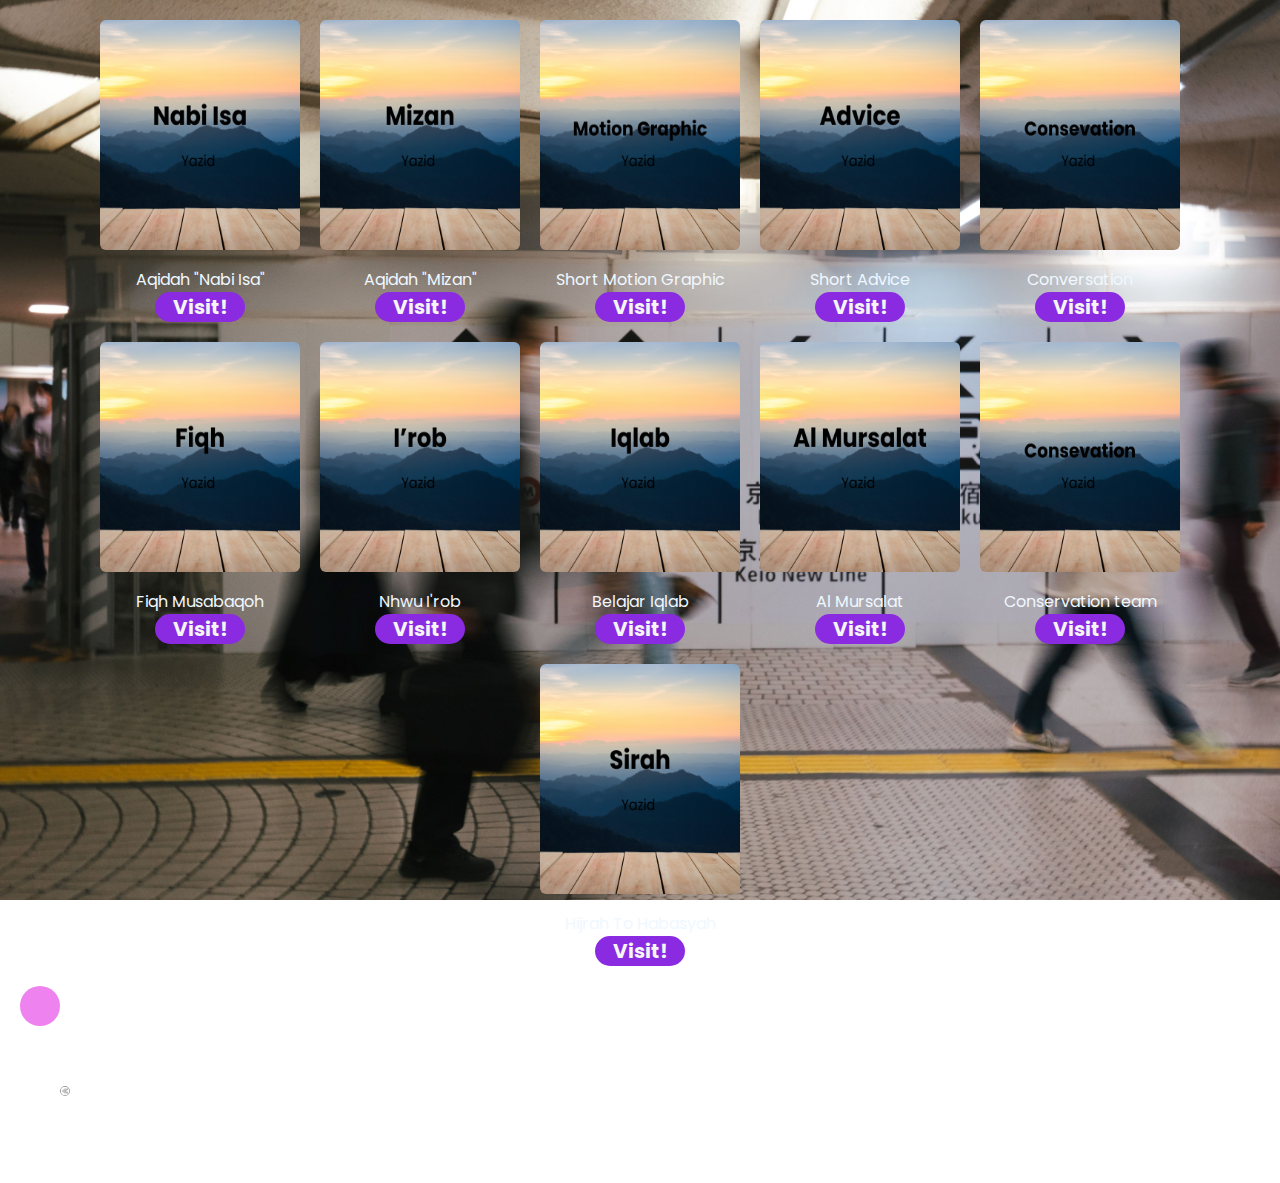
<file: vidio.html>
<!DOCTYPE html>
<html lang="en">
<head>
    <meta charset="UTF-8">
    <meta name="viewport" content="width=device-width, initial-scale=1.0">
    <title>VIDIO</title>
    <link rel="stylesheet" href="assets/css/vidio.css">
    <link href="https://fonts.googleapis.com/css?family=Poppins:100,200,300,400,500,600,700,800,900&amp;subset=devanagari,latin-ext" rel="stylesheet">
</head>
<body>
    <div class="container">
        <div class="vidio1">
            <img src="assets/images/portfolio/taskk/7.png" alt="">
            <p>Aqidah "Nabi Isa"</p>
            <a target="_blank" href="https://youtu.be/5YK6AQT8wqI?si=VRFopgIcZiK4OeX8"><h1>Visit!</h1></a>
        </div>
        <div class="vidio2">
            <img src="assets/images/portfolio/taskk/6.png" alt="">
            <p>Aqidah "Mizan"</p>
            <a target="_blank" href="https://youtu.be/qWFwbfX10E8?si=LRGW3jAaKl2KXf18"><h1>Visit!</h1></a>
        </div>
        <div class="vidio3">
            <img src="assets/images/portfolio/taskk/9.png" alt="">
            <p>Short Motion Graphic</p>
            <a target="_blank" href="https://youtu.be/602iwsjrOow?si=Tu2v6lUdxvDCH3fD"><h1>Visit!</h1></a>
        </div>
        <div class="vidio4">
            <img src="assets/images/portfolio/taskk/5.png" alt="">
            <p>Short Advice</p>
            <a target="_blank" href="https://youtu.be/78Xo6vJbxMs?si=crFimLF_6OjX2z0O"><h1>Visit!</h1></a>
        </div>
        <div class="vidio4">
            <img src="assets/images/portfolio/taskk/8.png" alt="">
            <p>Conversation</p>
            <a target="_blank" href=""><h1>Visit!</h1></a>
        </div>
        <div class="vidio6">
            <img src="assets/images/portfolio/fiqh.png" alt="">
            <p>Fiqh Musabaqoh</p>
            <a target="_blank" href="https://youtu.be/9vaUNDFaDyE?si=Esg_ktYJ25DxzGrb"><h1>Visit!</h1></a>
        </div>
        <div class="vidio7">
            <img src="assets/images/portfolio/taskk/2.png" alt="">
            <p>Nhwu I'rob</p>
            <a target="_blank" href="https://youtu.be/pqhOT-0vpOo?si=AraYRXxhb1Ei_1q_"><h1>Visit!</h1></a>
        </div>
        <div class="vidio8">
            <img src="assets/images/portfolio/taskk/3.png" alt="">
            <p>Belajar Iqlab</p>
            <a target="_blank" href="https://youtu.be/qL1NMccDCDQ?si=NeKKJvvxz919hiUf"><h1>Visit!</h1></a>
        </div>
        <div class="vidio9">
            <img src="assets/images/portfolio/taskk/mursalat.png" alt="">
            <p>Al Mursalat</p>
            <a target="_blank" href="https://youtu.be/VrArBhg9ffU?si=ke8cu78tiRhoHSgT"><h1>Visit!</h1></a>
        </div>
        <div class="vidio10">
            <img src="assets/images/portfolio/taskk/8.png" alt="">
            <p>Conservation team</p>
            <a target="_blank" href="https://youtu.be/BsOW_HPDnEw"><h1>Visit!</h1></a>
        </div>
        <div class="vidio11">
            <img src="assets/images/portfolio/sirah.png" alt="">
            <p>Hijrah To Habasyah</p>
            <a target="_blank" href="https://youtu.be/BsOW_HPDnEw"><h1>Visit!</h1></a>
        </div>
    </div>

    <a href="/index.html">
        <div class="back">
            <img src="/assets/images/portfolio/taskk/prev.png" alt="">
        </div>
    </a>
</body>
</html>
</file>
<file: assets/css/vidio.css>
*{
    margin: 0;
    padding: 0;
    box-sizing: border-box;
}

body {
    font-family: 'Poppins', sans-serif;
    background: url(/assets/images/portfolio/taskk/back.jpg);
    background-repeat: no-repeat;
    background-size: cover;
    background-attachment: fixed;
}

.container {
    display: flex;
    flex-wrap: wrap;
    justify-content: center;
}

div {
    border-radius: 15px;
    padding: 10px;
}

img {
    width: 200px;
    height: 230px;
    border-radius: 6px;
    transition: all .4s;
}

img:hover {
    transform: scale(1.1);
    cursor: pointer;
}

h1 {
    color: whitesmoke;
    text-align: center;
    margin-left:55px;
    font-size: 20px;
    background: blueviolet;
    border-radius: 15px;
    width: 90px;
}

p {
    text-align: center;
    margin-top: 10px;
    color: aliceblue;
}

a {
    text-decoration: none;
}

.back {
    background: violet;
    position: absolute;
    width: 30px;
    height: 30px;
    border-radius: 50px;
    margin-left: 20px;
    padding: 20px;
    transition: all .4s;
}

.back img {
    position: relative;
    width: 10px;
    height: 10px;
    margin: 80px 20px;
}

.back:hover {
    transform: scale(1.1);
    cursor: pointer;
}
</file>
